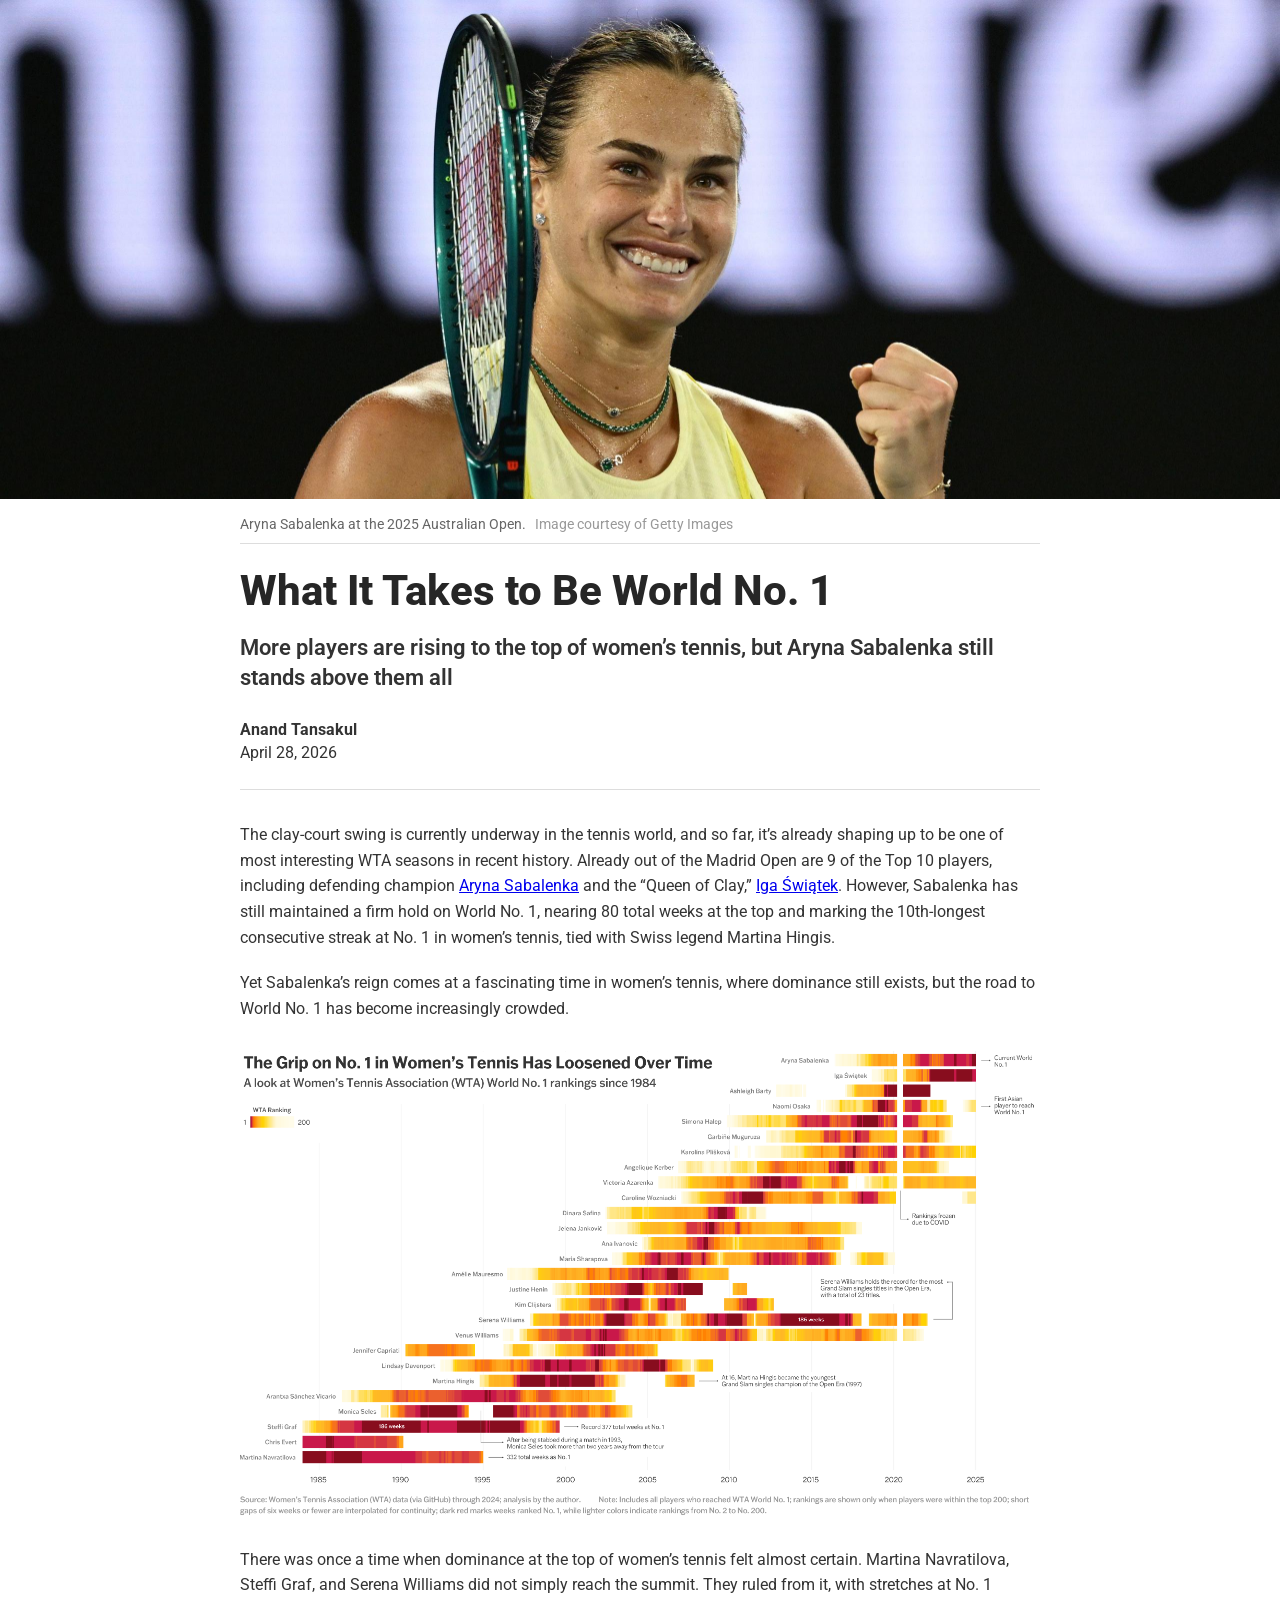
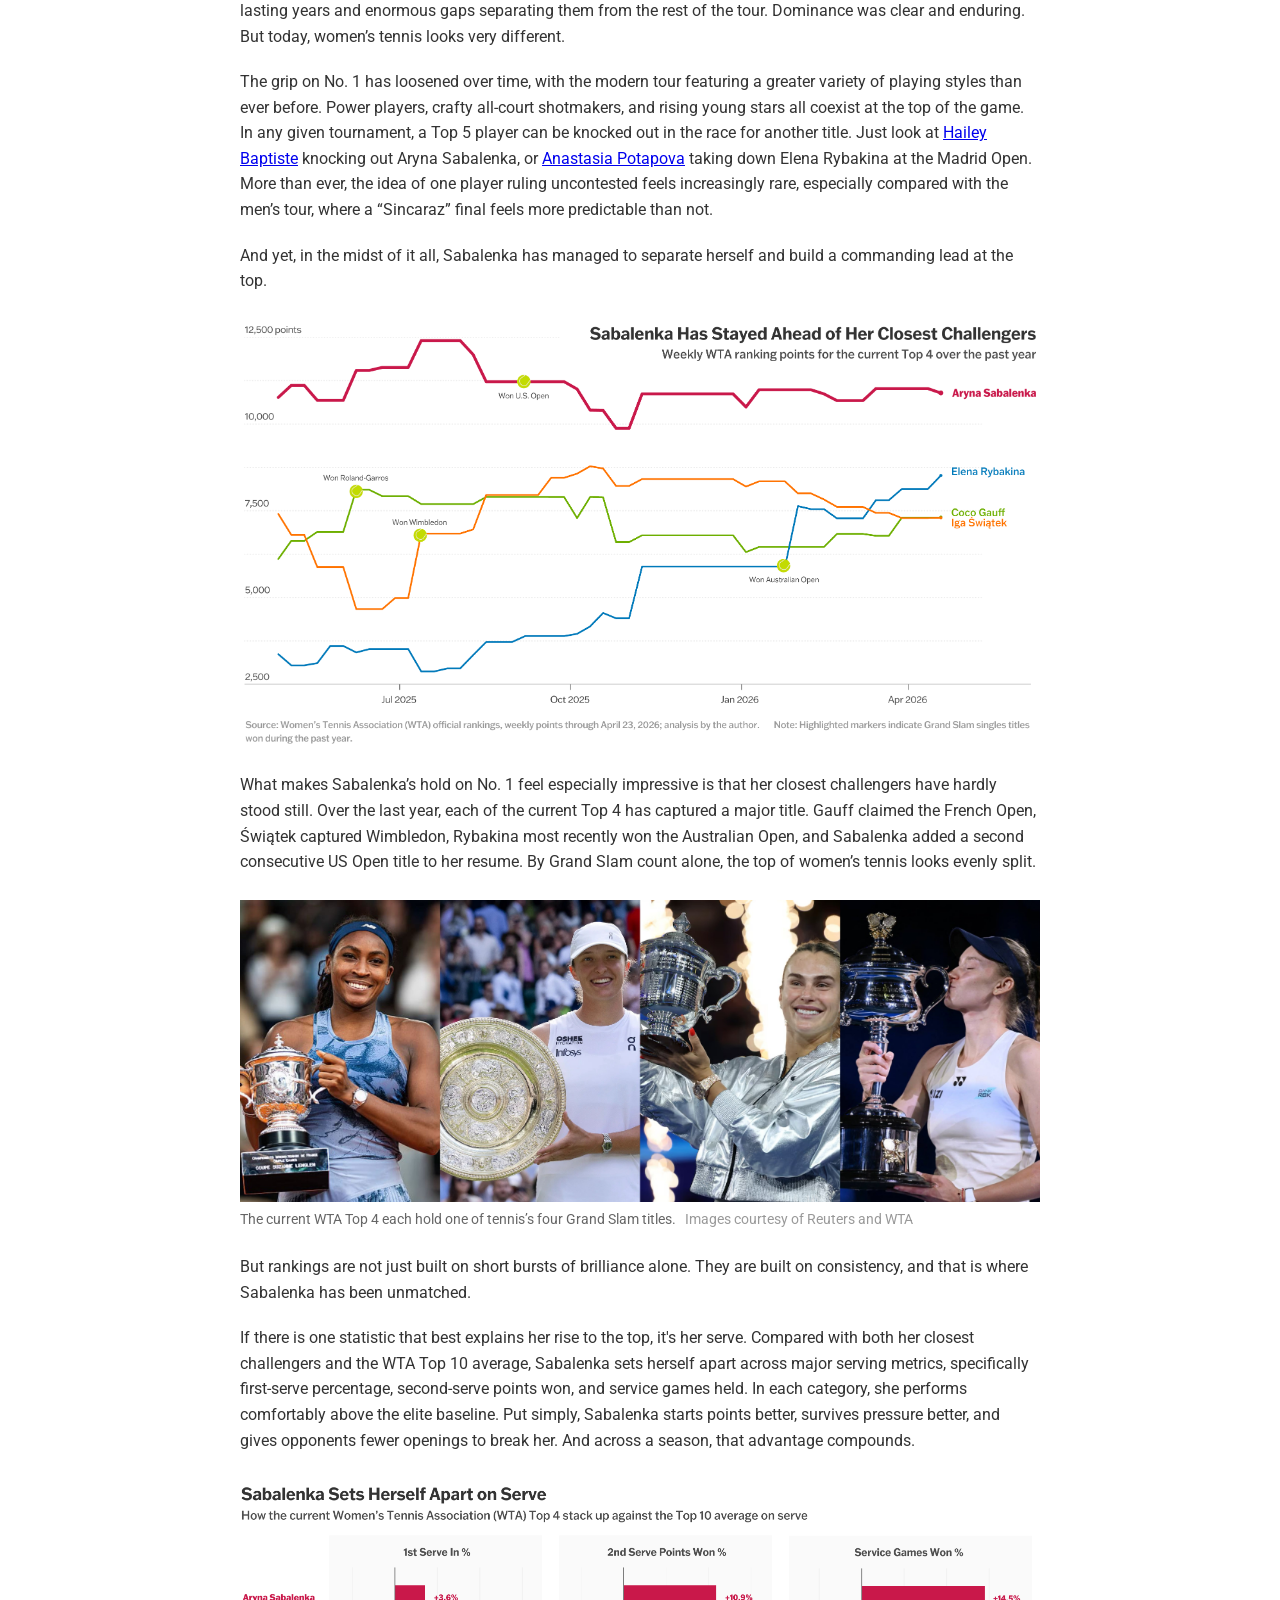
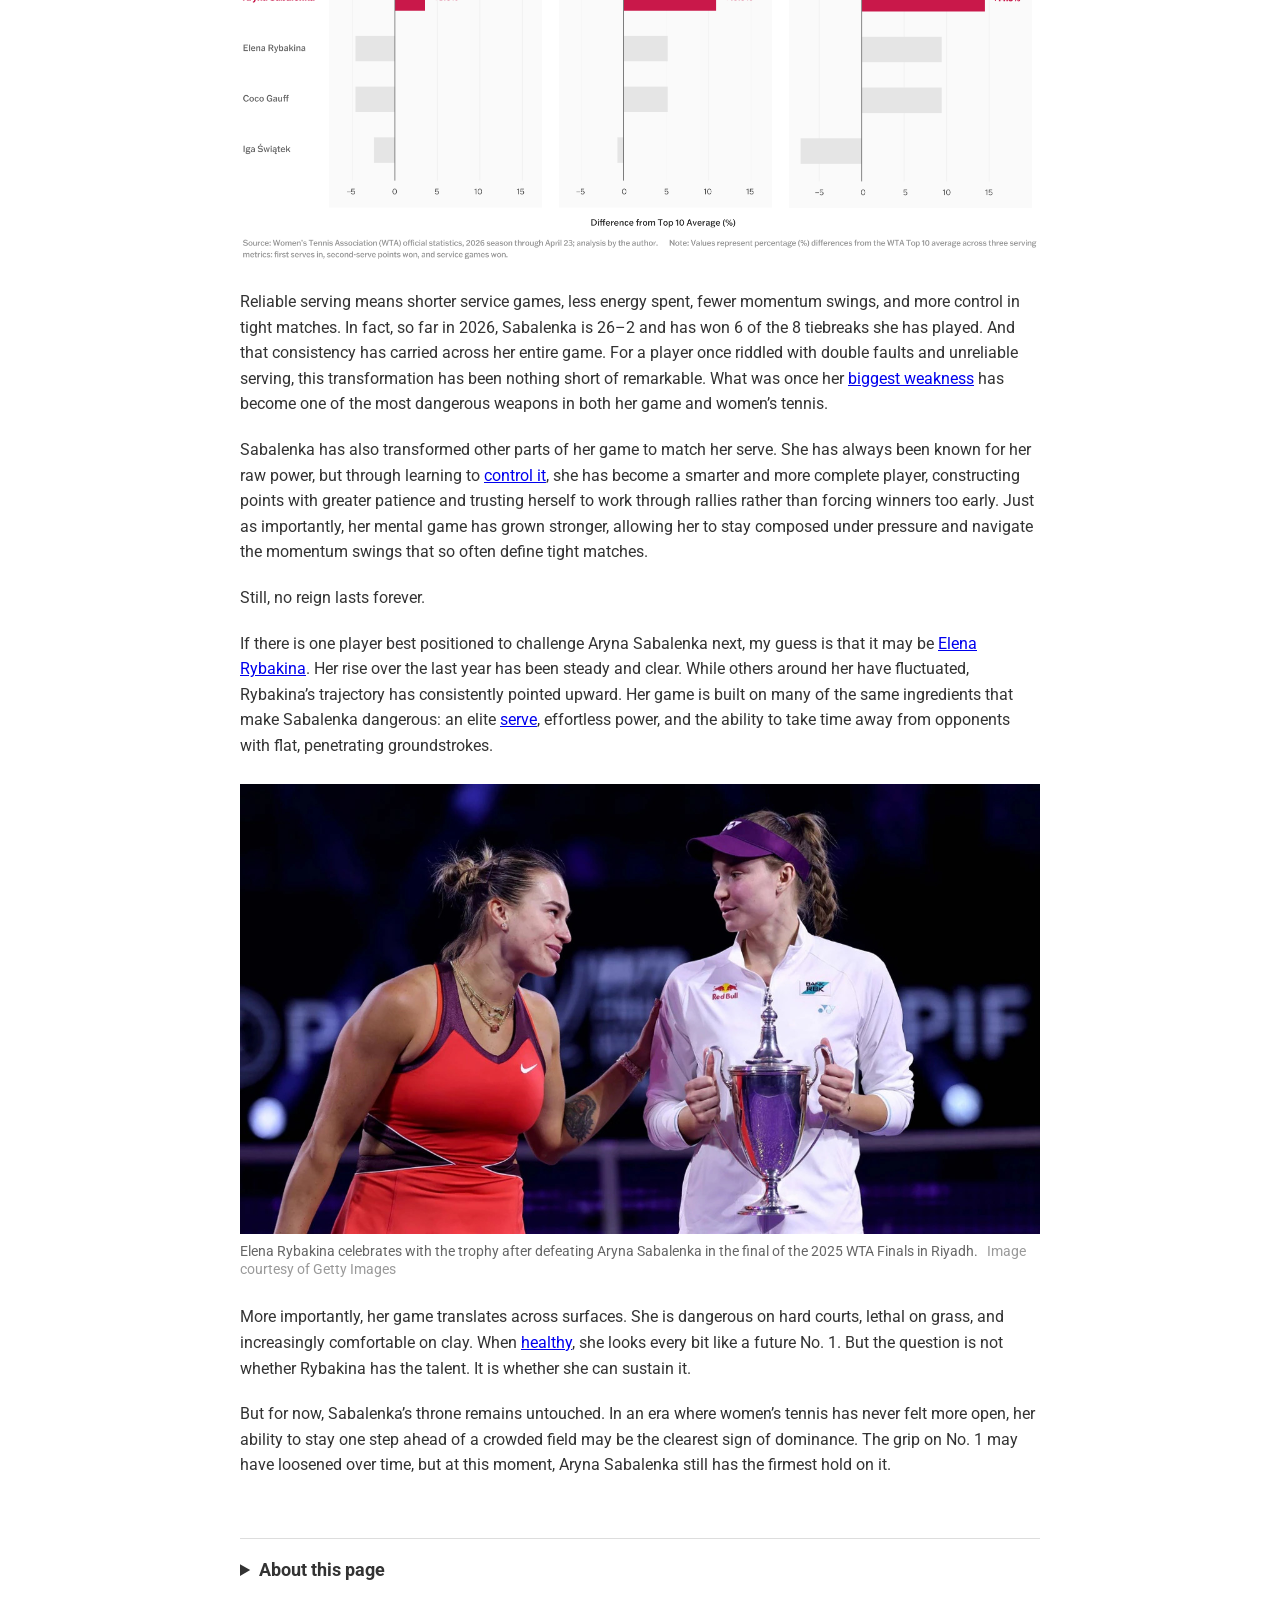
<file: the-road-to-wta-no-1/index.html>
<!DOCTYPE html>
<html>
<head>
    <title>What It Takes to Be World No. 1</title>
    <link rel="stylesheet" href="styles.css">
    <link rel="icon" type="image/png" href="images/website_icon.png">
    <link rel="preconnect" href="https://fonts.googleapis.com">
    <link rel="preconnect" href="https://fonts.gstatic.com" crossorigin>
    <link href="https://fonts.googleapis.com/css2?family=Crimson+Pro:ital,wght@0,200..900;1,200..900&family=Roboto:ital,wght@0,100..900;1,100..900&display=swap" rel="stylesheet">
</head>
<body>
    <div class="hero"></div>
    <div class="article-wrapper">
        <div class="header-block">
            <div class="hero-caption">
                Aryna Sabalenka at the 2025 Australian Open.
                <span class="credit">Image courtesy of Getty Images</span>
            </div>
            <div class="article-break top-break"></div>
            <h1>What It Takes to Be World No. 1</h1>
            <h2>More players are rising to the top of women’s tennis, but Aryna Sabalenka still stands above them all</h2>
            <p class="byline">
                <strong>Anand Tansakul</strong><br>
                April 28, 2026
            </p>
            <div class="article-break byline-break"></div>
    </div>
        <p>The clay-court swing is currently underway in the tennis world, and so far, it’s already shaping up to be one of most interesting WTA seasons in recent history. Already out of the Madrid Open are 9 of the Top 10 players, including defending champion
            <a href="https://www.instagram.com/p/DXsPHEkmzob/?utm_source=ig_web_copy_link&igsh=MzRlODBiNWFlZA==" target="_blank">Aryna Sabalenka</a> and the “Queen of Clay,”
            <a href="https://www.instagram.com/p/DXoMPWSgvCh/?utm_source=ig_web_copy_link&igsh=MzRlODBiNWFlZA==" target="_blank">Iga Świątek</a>. However, Sabalenka has still maintained a firm hold on World No. 1, nearing 80 total weeks at the top and marking the 10th-longest consecutive streak at No. 1 in women’s tennis, tied with Swiss legend Martina Hingis.</p>
        <p>Yet Sabalenka’s reign comes at a fascinating time in women’s tennis, where dominance still exists, but the road to World No. 1 has become increasingly crowded.</p>
        <img src="images/wta_plot1_re.png" alt="Visualization of WTA World No. 1 rankings over time">
        <p>There was once a time when dominance at the top of women’s tennis felt almost certain. Martina Navratilova, Steffi Graf, and Serena Williams did not simply reach the summit. They ruled from it, with stretches at No. 1 lasting years and enormous gaps separating them from the rest of the tour. Dominance was clear and enduring. But today, women’s tennis looks very different.</p>
        <p>The grip on No. 1 has loosened over time, with the modern tour featuring a greater variety of playing styles than ever before. Power players, crafty all-court shotmakers, and rising young stars all coexist at the top of the game. In any given tournament, a Top 5 player can be knocked out in the race for another title. Just look at
            <a href="https://www.wtatennis.com/news/4495314/baptiste-upsets-world-no1-sabalenka-to-reach-madrid-semifinals" target="_blank">Hailey Baptiste</a> knocking out Aryna Sabalenka, or 
            <a href="https://www.wtatennis.com/news/4494794/potapova-stuns-rybakina-in-midnight-upset-to-reach-madrid-quarterfinals" target="_blank">Anastasia Potapova</a> taking down Elena Rybakina at the Madrid Open. More than ever, the idea of one player ruling uncontested feels increasingly rare, especially compared with the men’s tour, where a “Sincaraz” final feels more predictable than not.</p>
        <p>And yet, in the midst of it all, Sabalenka has managed to separate herself and build a commanding lead at the top.</p>
        <img src="images/wta_plot2_re.png" alt="Visualization of WTA ranking points among the Top 4 players">       
        <p>What makes Sabalenka’s hold on No. 1 feel especially impressive is that her closest challengers have hardly stood still. Over the last year, each of the current Top 4 has captured a major title. Gauff claimed the French Open, Świątek captured Wimbledon, Rybakina most recently won the Australian Open, and Sabalenka added a second consecutive US Open title to her resume. By Grand Slam count alone, the top of women’s tennis looks evenly split.</p>
        <div class="figure">
            <img src="images/wta_top4.jpg" alt="Top 4 WTA players">
            <div class="fig-caption">
                The current WTA Top 4 each hold one of tennis’s four Grand Slam titles.
                <span class="fig-credit">Images courtesy of Reuters and WTA</span>
            </div>
        </div> 
        <p>But rankings are not just built on short bursts of brilliance alone. They are built on consistency, and that is where Sabalenka has been unmatched.</p>
        <p>If there is one statistic that best explains her rise to the top, it's her serve. Compared with both her closest challengers and the WTA Top 10 average, Sabalenka sets herself apart across major serving metrics, specifically first-serve percentage, second-serve points won, and service games held. In each category, she performs comfortably above the elite baseline. Put simply, Sabalenka starts points better, survives pressure better, and gives opponents fewer openings to break her. And across a season, that advantage compounds.</p>
        <img src="images/wta_plot3_re.png" alt="Visualization comparing Sabalenka's serve stats to other Top 4 players">
        <p>Reliable serving means shorter service games, less energy spent, fewer momentum swings, and more control in tight matches. In fact, so far in 2026, Sabalenka is 26–2 and has won 6 of the 8 tiebreaks she has played. And that consistency has carried across her entire game. For a player once riddled with double faults and unreliable serving, this transformation has been nothing short of remarkable. What was once her 
            <a href="https://ausopen.com/articles/news/story-when-aryna-sabalenka-slayed-her-serving-demons" target="_blank">biggest weakness</a> has become one of the most dangerous weapons in both her game and women’s tennis.</p>
        <p>Sabalenka has also transformed other parts of her game to match her serve. She has always been known for her raw power, but through learning to 
            <a href="https://www.tennis.com/news/articles/the-secret-to-an-80-mph-forehand-aryna-sabalenka-talks-technique-biomechanics-in-wuhan" target="_blank">control it</a>, she has become a smarter and more complete player, constructing points with greater patience and trusting herself to work through rallies rather than forcing winners too early. Just as importantly, her mental game has grown stronger, allowing her to stay composed under pressure and navigate the momentum swings that so often define tight matches.</p>
        <p>Still, no reign lasts forever.</p>
        <p>If there is one player best positioned to challenge Aryna Sabalenka next, my guess is that it may be 
            <a href="https://www.tennis.com/news/articles/elena-rybakina-continues-to-close-in-on-aryna-sabalenka-number-one-ranking-madrid-rome-roland-garros" target="_blank">Elena Rybakina</a>. Her rise over the last year has been steady and clear. While others around her have fluctuated, Rybakina’s trajectory has consistently pointed upward. Her game is built on many of the same ingredients that make Sabalenka dangerous: an elite 
            <a href="https://www.tennis.com/news/articles/most-aces-in-2025-elena-rybakina-first-woman-in-nine-years-to-surpass-500-aces-taylor-fritz" target="_blank">serve</a>, effortless power, and the ability to take time away from opponents with flat, penetrating groundstrokes.</p>
        <div class="figure">
            <img src="images/rybalenka.jpg" alt="Elena Rybakina">
            <div class="fig-caption">
                Elena Rybakina celebrates with the trophy after defeating Aryna Sabalenka in the final of the 2025 WTA Finals in Riyadh.
                <span class="fig-credit">Image courtesy of Getty Images</span>
            </div>
        </div>
        <p>More importantly, her game translates across surfaces. She is dangerous on hard courts, lethal on grass, and increasingly comfortable on clay. When 
            <a href="https://www.espn.com/tennis/story/_/id/41391803/injured-rybakina-skips-beijing-wuhan-eyes-return-wta-finale" target="_blank">healthy</a>, she looks every bit like a future No. 1. But the question is not whether Rybakina has the talent. It is whether she can sustain it.</p>
        <p>But for now, Sabalenka’s throne remains untouched. In an era where women’s tennis has never felt more open, her ability to stay one step ahead of a crowded field may be the clearest sign of dominance. The grip on No. 1 may have loosened over time, but at this moment, Aryna Sabalenka still has the firmest hold on it.</p>
    <details class="about-page">
        <summary>About this page</summary>
            <div class="about-text">
            <p>This website was created as part of a final project for 
                <a href="https://data1500.github.io/" target="_blank">Data Visualization</a> 
                at Brown University, taught by 
                <a href="https://www.reubenfb.com/" target="_blank">Reuben Fischer-Baum</a>.</p>
            <p>A special thank you to Reuben for being an incredible instructor. I would also like to thank 
                <a href="https://github.com/JeffSackmann" target="_blank">Jeff Sackmann’s GitHub repository</a>, 
                <a href="https://www.tennisabstract.com/" target="_blank">Tennis Abstract</a>, and the 
                <a href="https://www.wtatennis.com/stats/1000" target="_blank">Women’s Tennis Association (WTA)</a> 
                for providing much of the data used in these visualizations.</p>
                <p>All visualizations were created using R and Adobe Illustrator. </p>
        </div>
    </details>
    </div>
</body>
</html>
</file>
<file: the-road-to-wta-no-1/styles.css>
html, body {
    margin: 0;
    padding: 0;
    background: white;
}

body {
    font-family: "Roboto", sans-serif;
    color: #333333;
    overscroll-behavior-y: none;
}

/* fixed hero */
.hero {
    height: 39vw;
    background-image: url("images/sabalenka.jpg");
    background-size: 100% auto;
    background-repeat: no-repeat;
    background-position: top center;
    background-attachment: fixed;
}

.article-wrapper {
    position: relative;
    background: white;
    padding-top: 16px;
    padding-bottom: 120px;
}

.header-block {
    width: 100%;
    max-width: 800px;
    margin: 0 auto 32px auto;
}

/* main content */
p, h1, h2, .hero-caption, .article-break, img {
    width: 100%;
    max-width: 800px;
    margin-left: auto;
    margin-right: auto;
    box-sizing: border-box;
}

/* captions */
.hero-caption {
    font-size: 14px;
    line-height: 1.3;
    color: #666;
    margin-bottom: 10px;
}

.credit {
    color: #999;
    margin-left: 6px;
}

/* divider */
.article-break {
    border-top: 1px solid #ddd;
}

.top-break {
    margin-bottom: 25px;
}

.byline-break {
    margin-top: 25px;
    margin-bottom: 20px;
}

h1 {
    font-size: 42px;
    line-height: 1.05;
    font-weight: 800;
	color: #262626;
    margin: 0 0 20px 0;
}

h2 {
    font-size: 22px;
    line-height: 1.35;
    font-weight: 600;
    color: #333333;
    margin-top: 0;
    margin-bottom: 25px;
}

/* byline */
.byline {
    font-size: 16px;
    line-height: 1.45;
    color: #333333;
    margin: 0;
}

p {
    font-size: 16px;
    line-height: 1.6;
    margin-bottom: 20px;
}

/* article images */
img {
    display: block;
    height: auto;
    padding: 10px 0;
}

.figure {
    width: 100%;
    max-width: 800px;
    margin: 25px auto;
}

.figure img {
    width: 100%;
    max-width: none;
    margin: 0;
    padding: 0;
    display: block;
}

.fig-caption {
    margin-top: 8px;
    font-size: 14px;
    line-height: 1.35;
    color: #666;
}

.fig-credit {
    color: #999;
    margin-left: 6px;
}

.about-page {
    width: 100%;
    max-width: 800px;
    margin: 60px auto 0 auto;
    border-top: 1px solid #ddd;
    padding-top: 20px;
    color: #333;
}

.about-page summary {
    cursor: pointer;
    font-size: 18px;
    font-weight: 700;
    margin-bottom: 20px;
}

.about-text p {
    font-size: 16px;
    line-height: 1.5;
    margin: 0 0 18px 0;
}
</file>
